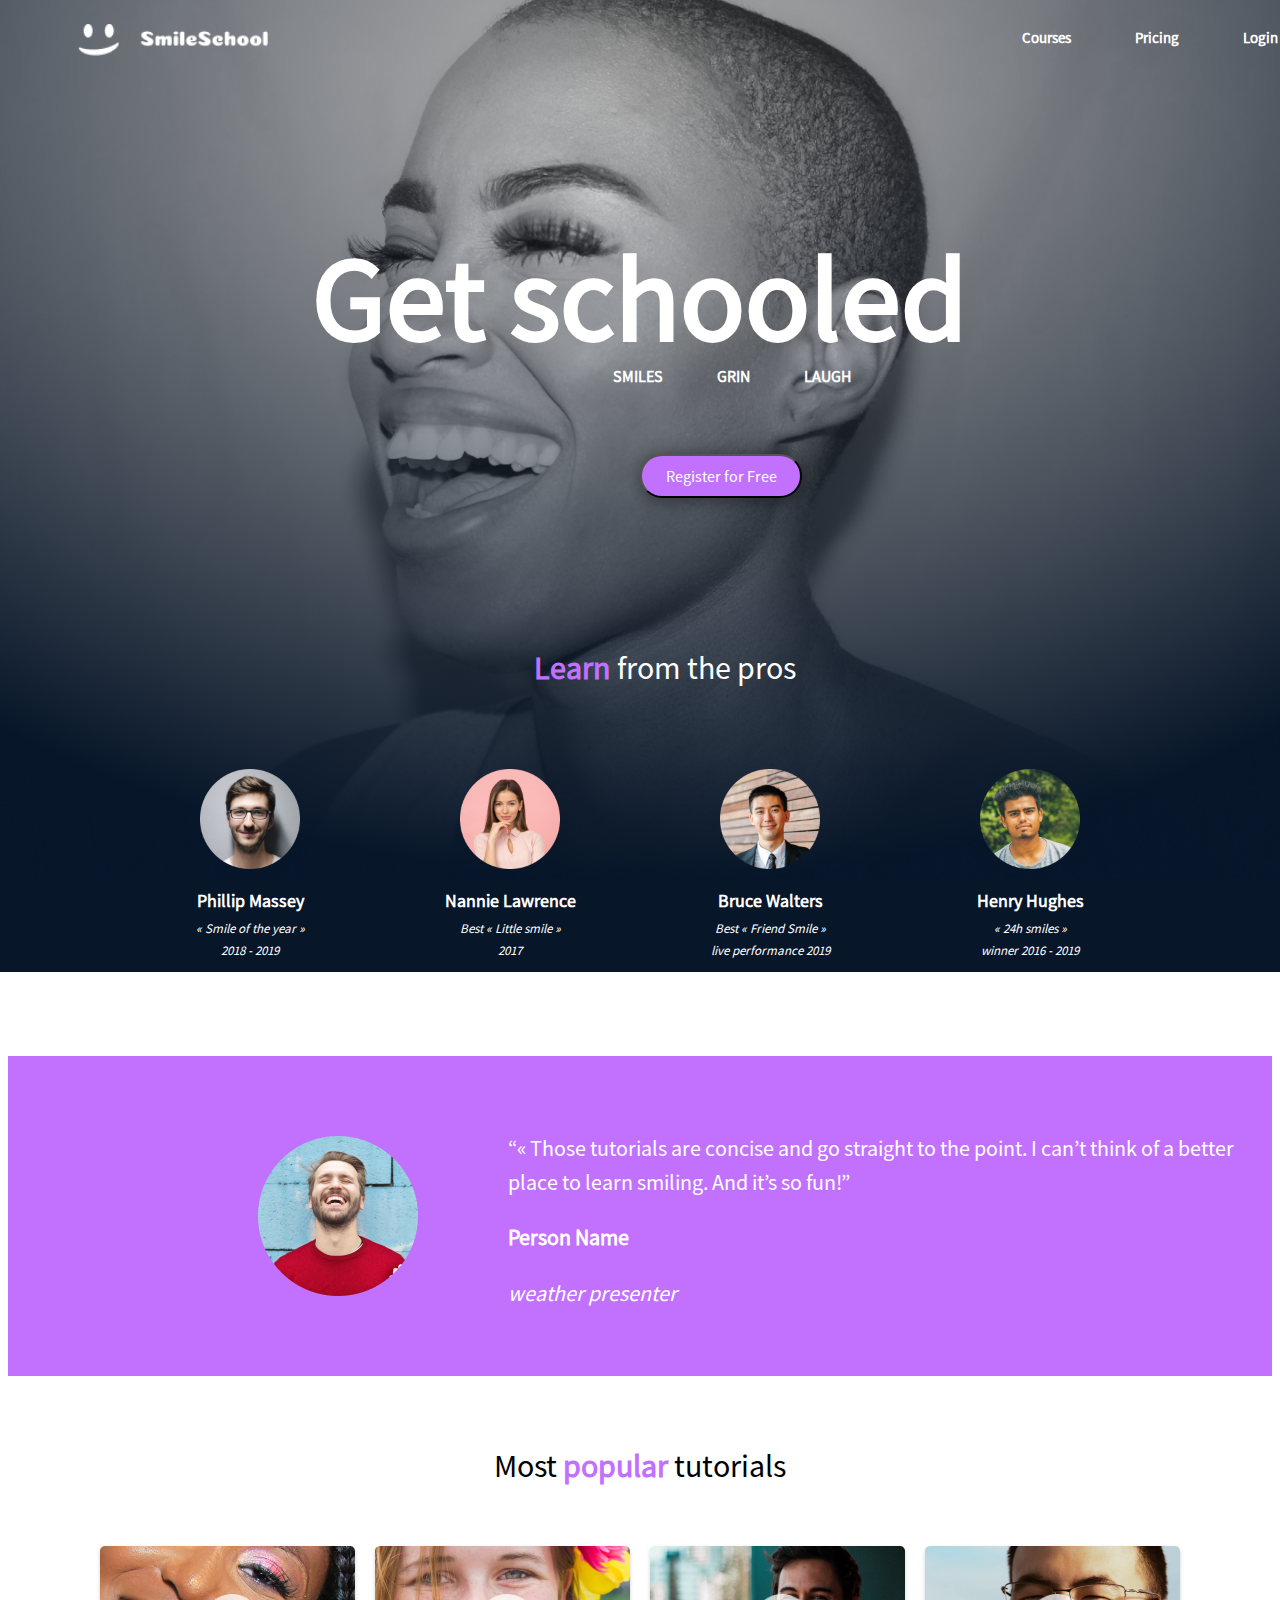
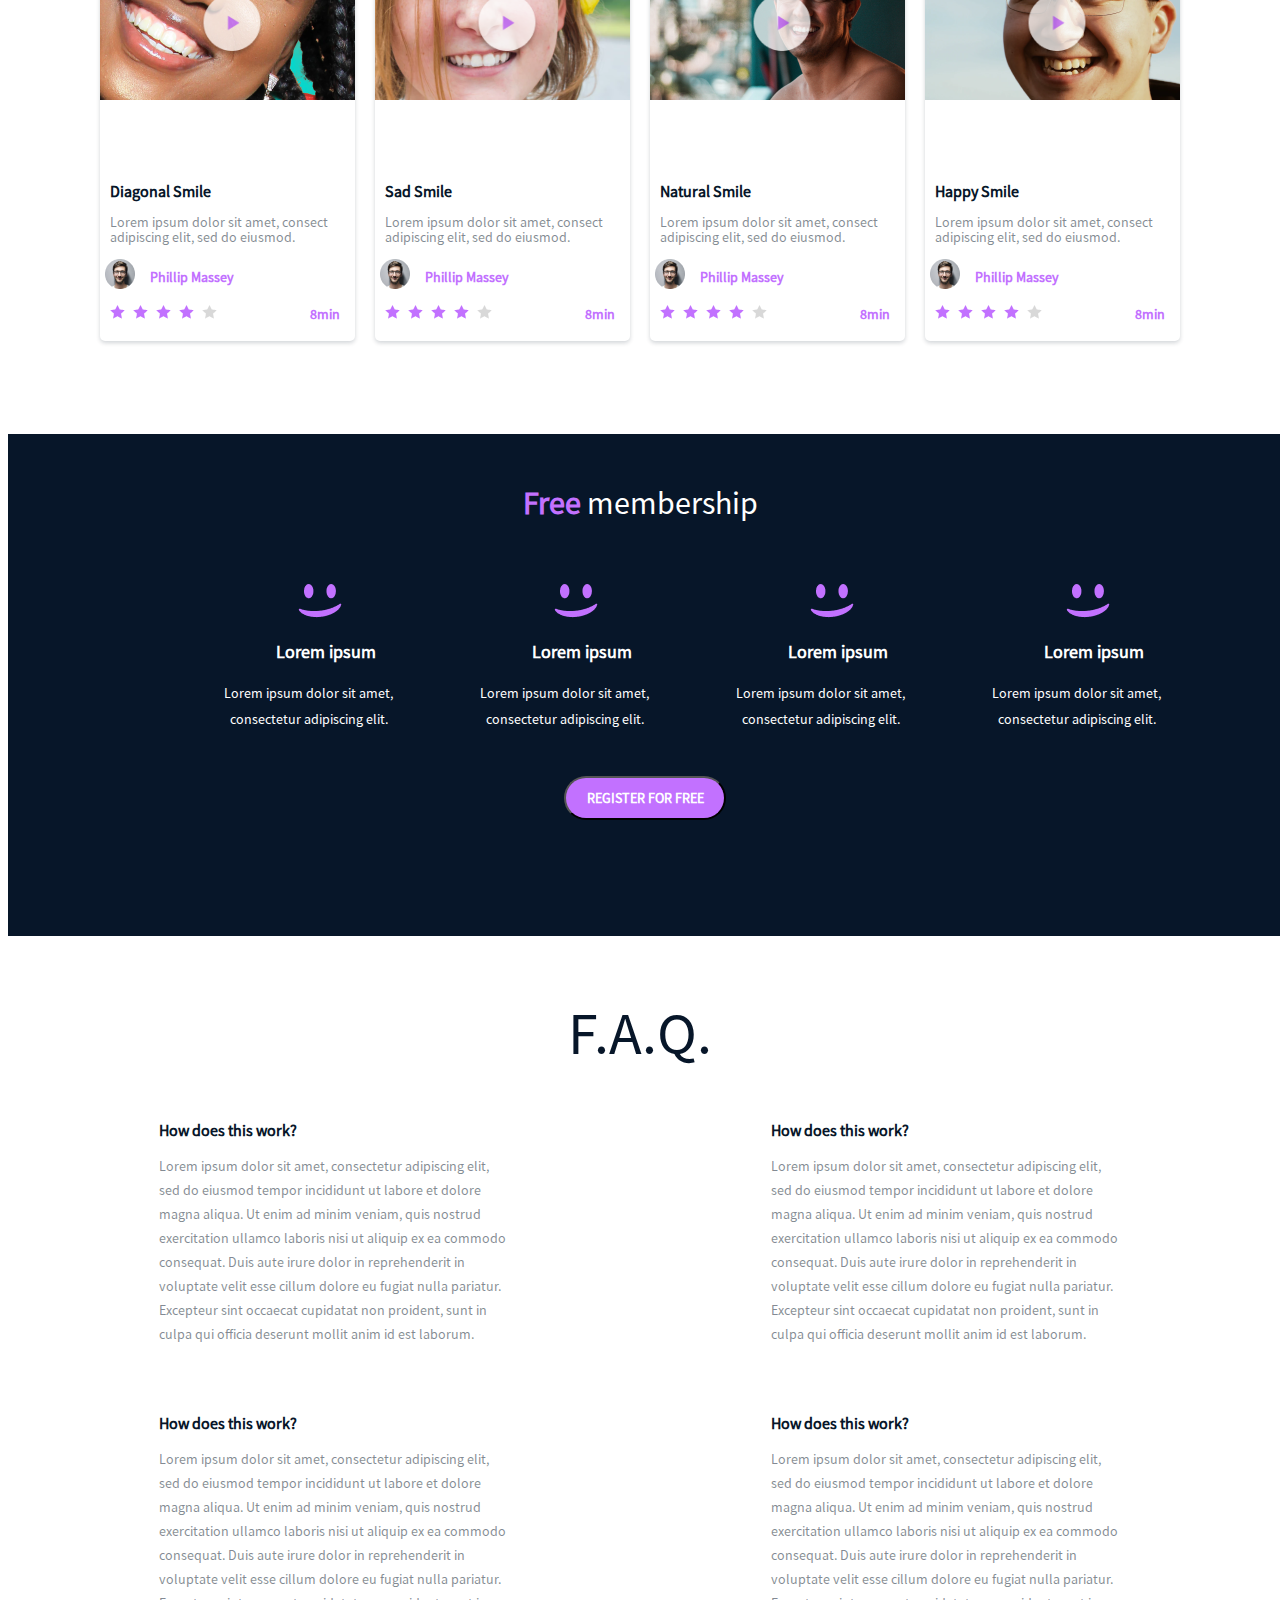
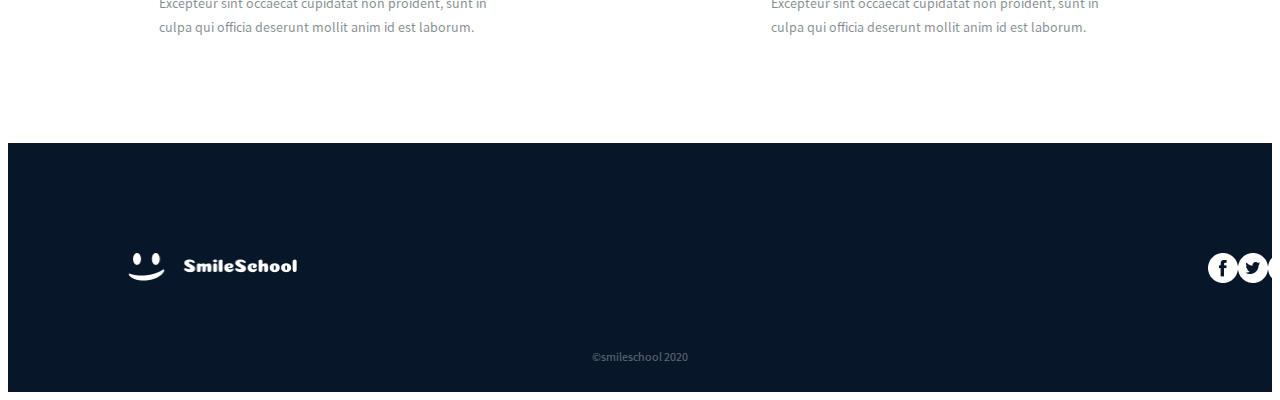
<file: index.html>
<!DOCTYPE html>
<html lang="en">
<head>
    <meta charset="UTF-8">
    <meta name="viewport" content="width=device-width, initial-scale=1.0">
    <title>Document</title>
    <link rel="stylesheet" href="styles/styles.css">
</head> 

<body>
    <header>
        <div>
            <a href="#"><img class="logo" src="images/logo_smart.png" alt="LOGO"></a>

            <a class="menu" href="#">Courses</a>
            <a class="menu" href="#">Pricing</a>
            <a class="menu" href="#">Login</a>
        </div>
    </header>
    <main>
        <section class="header">
            <div>
                <h1 class="titles">Get schooled</h1>
                <a class="t1">SMILES</a>
                <a class="t1">GRIN</a>
                <a class="t1">LAUGH</a>
                <button class="register_button">Register for Free</button>
            </div>
            <div>
                <div class="flex_container">
                  <h2 class="heading2"><span>Learn</span> from the pros</h2>
                </div>
                <div class="persons_card">
                    <div class="person">
                        <img src="images/Phillip.png" alt="Phillip Massey" />
                        <h3 class="name">Phillip Massey</h3>
                        <p class="persons_text">« Smile of the year »</p>
                        <p class="persons_text">2018 - 2019</p>
                    </div>
                    <div class="person">
                        <img src="images/Nannie.png" alt="Nannie Lawrence" />
                        <h3 class="name">Nannie Lawrence</h3>
                        <p class="persons_text">Best « Little smile »</p>
                        <p class="persons_text">2017</p>
                    </div>
                    <div class="person">
                        <img src="images/Bruce.png" alt="Bruce Walter" />
                        <h3 class="name">Bruce Walters</h3>
                        <p class="persons_text">Best « Friend Smile »</p>
                        <p class="persons_text">live performance 2019</p>
                    </div>
                    <div class="person">
                        <img src="images/Henry.png" alt="Henry Hughes" />
                        <h3 class="name">Henry Hughes</h3>
                        <p class="persons_text">« 24h smiles »</p>
                        <p class="persons_text">winner 2016 - 2019</p>
                    </div>
                </div>
            </div>
        </section>
        <section class="quote">
            <div>
                <img class="image" src="images/avatar1.png" alt="image" />
            </div>
                <div>
                    <blockquote class="text">
                        <q class="text_quote">« Those tutorials are concise and go straight to the point. I can’t
                            think of a better
                            place to learn smiling. And it’s so fun!</q>
                        <p class="persons_name">Person Name</p>
                        <p class="weather_presenter">weather presenter</p>
                    </blockquote>
                </div>
        </section>
        <section>
            <h1 class="video_heading">Most <span>popular</span> tutorials</h1>
                <div class="container">
                    <div class="video_card">
                        <img src="images/preview.png" alt="image" />
                        <img class="play" src="images/play.png" alt="image">
                        <h2 class="video_title">Diagonal Smile</h2>
                        <p class="video_text">Lorem ipsum dolor sit amet, consect adipiscing elit, sed do eiusmod.</p>
                        <div>
                            <img class="avatar2" src="images/avatar2.png" alt="image" />
                            <h3 class="video_card_names">Phillip Massey</h3>
                            <div>
                                <img class="rating" src="images/rating.png" alt="image" />
                                <p class="minutes">8min</p>
                            </div>
                        </div>
                    </div>
                    <div class="video_card2">
                        <img src="images/preview2.png" alt="image" />
                        <img class="play" src="images/play.png" alt="image">
                        <h2 class="video_title">Sad Smile</h2>
                        <p class="video_text">Lorem ipsum dolor sit amet, consect adipiscing elit, sed do eiusmod.</p>
                        <div>
                            <img class="avatar2" src="images/avatar2.png" alt="image" />
                            <h3 class="video_card_names">Phillip Massey</h3>
                            <div>
                                <img class="rating" src="images/rating.png" alt="image" />
                                <p class="minutes">8min</p>
                            </div>
                        </div>
                    </div>
                
                    <div class="video_card3">
                        <img src="images/preview3.png" alt="image" />
                        <img class="play" src="images/play.png" alt="image">
                        <h2 class="video_title">Natural Smile</h2>
                        <p class="video_text">Lorem ipsum dolor sit amet, consect adipiscing elit, sed do eiusmod.</p>
                        <div>
                            <img class="avatar2" src="images/avatar2.png" alt="image" />
                            <h3 class="video_card_names">Phillip Massey</h3>
                            <div>
                                <img class="rating" src="images/rating.png" alt="image" />
                                <p class="minutes">8min</p>
                            </div>
                        </div>
                    </div>
                
                    <div class="video_card4">
                        <img src="images/preview4.png" alt="image" />
                        <img class="play" src="images/play.png" alt="image">
                        <h2 class="video_title">Happy Smile</h2>
                        <p class="video_text">Lorem ipsum dolor sit amet, consect adipiscing elit, sed do eiusmod.</p>
                        <div>
                            <img class="avatar2" src="images/avatar2.png" alt="image" />
                            <h3 class="video_card_names">Phillip Massey</h3>
                            <div>
                                <img class="rating" src="images/rating.png" alt="image" />
                                <p class="minutes">8min</p>
                            </div>
                        </div>
                    </div>           
        </section>
        <section>
            <h1 class="member"><span>Free</span> membership</h1>
            <div class="free_membership">
                <div class="member_details">
                    <img class="member_point" src="images/smile.png" alt="image" />
                    <h2 class="heading3">Lorem ipsum</h2>
                    <p class="member_text">Lorem ipsum dolor sit amet, consectetur adipiscing elit.</p>
                </div>
                <div class="member_details">
                    <img class="member_point" src="images/smile.png" alt="image" />
                    <h2 class="heading3">Lorem ipsum</h2>
                    <p class="member_text">Lorem ipsum dolor sit amet, consectetur adipiscing elit.</p>
                </div>
                <div class="member_details">
                    <img class="member_point" src="images/smile.png" alt="image" />
                    <h2 class="heading3">Lorem ipsum</h2>
                    <p class="member_text">Lorem ipsum dolor sit amet, consectetur adipiscing elit.</p>
                </div>
                <div class="member_details">
                    <img class="member_point" src="images/smile.png" alt="image" />
                    <h2 class="heading3">Lorem ipsum</h2>
                    <p class="member_text">Lorem ipsum dolor sit amet, consectetur adipiscing elit.</p>
                </div>
            </div>
            <button class="button_2">REGISTER FOR FREE</button>
            </div>
        </section>
        <section>
            <h1 class="faq">F.A.Q.</h1>
            <div class="faqs">
                <div>
                    <h2 class="faqs_header">How does this work?</h2>
                    <p class="faqs_text">Lorem ipsum dolor sit amet, consectetur adipiscing elit, sed do eiusmod tempor incididunt ut labore et dolore magna aliqua. Ut enim ad minim veniam, quis nostrud exercitation ullamco laboris nisi ut aliquip ex ea commodo consequat. Duis aute irure dolor in reprehenderit in voluptate velit esse cillum dolore eu fugiat nulla pariatur. Excepteur sint occaecat cupidatat non proident, sunt in culpa qui officia deserunt mollit anim id est laborum.</p>
                </div>
                <div>
                    <h2 class="faqs_header">How does this work?</h2>
                    <p class="faqs_text">Lorem ipsum dolor sit amet, consectetur adipiscing elit, sed do eiusmod tempor incididunt ut labore et dolore magna aliqua. Ut enim ad minim veniam, quis nostrud exercitation ullamco laboris nisi ut aliquip ex ea commodo consequat. Duis aute irure dolor in reprehenderit in voluptate velit esse cillum dolore eu fugiat nulla pariatur. Excepteur sint occaecat cupidatat non proident, sunt in culpa qui officia deserunt mollit anim id est laborum.</p>
                </div>
            </div>
            <div class="faqs">
                <div>
                    <h2 class="faqs_header">How does this work?</h2>
                    <p class="faqs_text">Lorem ipsum dolor sit amet, consectetur adipiscing elit, sed do eiusmod tempor incididunt ut labore et dolore magna aliqua. Ut enim ad minim veniam, quis nostrud exercitation ullamco laboris nisi ut aliquip ex ea commodo consequat. Duis aute irure dolor in reprehenderit in voluptate velit esse cillum dolore eu fugiat nulla pariatur. Excepteur sint occaecat cupidatat non proident, sunt in culpa qui officia deserunt mollit anim id est laborum.</p>
                </div>
                <div>
                    <h2 class="faqs_header">How does this work?</h2>
                    <p class="faqs_text">Lorem ipsum dolor sit amet, consectetur adipiscing elit, sed do eiusmod tempor incididunt ut labore et dolore magna aliqua. Ut enim ad minim veniam, quis nostrud exercitation ullamco laboris nisi ut aliquip ex ea commodo consequat. Duis aute irure dolor in reprehenderit in voluptate velit esse cillum dolore eu fugiat nulla pariatur. Excepteur sint occaecat cupidatat non proident, sunt in culpa qui officia deserunt mollit anim id est laborum.</p>
                </div>
            </div>
        </section>
    </main>
    <footer>
        <div class="footer">
            <img class="logos" src="images/logo_smart.png" alt="image">
            <div class="share">
                <a href="logo">
                    <img src="images/Facebook_White.png" alt="facebook" />
                </a>
                <a href="logo">
                    <img src="images/Twitter_White.png" alt="twitter" />
                </a>
                <a href="logo">
                    <img src="images/Instagram_White.png" alt="instagram" />
                </a>
            </div>
            <p class="footer_end">©smileschool 2020</p>
        </div>
    </footer>
</body>
</html>
</file>
<file: styles/styles.css>
body {
    background-image: url(../images/background.png);
    background-repeat: no-repeat;
    background-size: contain;
}

@font-face {
    font-family: 'Source Sans Pro';
    src: url('../fonts/SourceSansPro-Regular.otf') format('opentype');
}

@media (max-width: 1200px) {
    .section-unfiforme {
        width: 90%;
    }
}

.logo {
    width: 15%;
    margin-left: 70px;
    margin-top: 16px;
    position: relative;
    cursor: pointer;
}

.menu {
    color:white;
    font-size: 15px;
    font-weight: 700;
    font-family: 'Source Sans Pro';
    text-decoration: none;
    position: relative;
    left: 720px;
    padding: 30px;
    bottom: 15px;
    overflow-x: hidden;
    cursor: pointer;
}

.titles {
    text-align: center;
    color: white;
    font-size: 120px;
    font-family: 'Source Sans Pro';
    font-weight: 700;
    padding-top: 80px;
}

.t1 {
    font-size: 16px;
    font-family: 'Source Sans Pro';
    text-align: center;
    color: white;
    position: relative;
    display: inline;
    left: 580px;
    margin: 25px;
    font-weight: 700;
    bottom: 100px;
}

.register_button {
    width: 150px;
    height: 40px;
    position: relative;
    box-shadow: 0px 2px 20px rgba(0, 0, 0, 0.50);
    background: #C271FF;
    border-radius: 22px;
    color: white;
    font-size: 16px;
    font-family: 'Source Sans Pro';
    cursor: pointer;
    width: 162px;
    height: 44px;
    left: 340px;
}

.heading2 span {
    color: #C271FF;
    font-size: 32px;
    font-family: 'Source Sans Pro';
    font-weight: 700;
}

.flex_container {
    display: flex;
    justify-content: center;
}

.heading2 {
    color: white;
    font-size: 32px;
    font-family: 'Source Sans Pro';
    font-weight: 300;
    position: relative;
    justify-content: center;
    margin-top: 150px;
    margin-left: 50px;
}

.persons_card {
    display: flex;
    justify-content: center;
}

.person {
    text-align: center;
    margin: 55px;
}

.person img {
    display: block;
    max-width: 100px;
    margin: 0 auto;
}

.persons_text {
    width: 150px;
    text-align: center;
    color: white;
    font-size: 13px;
    font-family: 'Source Sans Pro';
    font-style: italic;
    font-weight: 400;
    line-height: 24px;
    word-wrap: break-word;
    margin-top: -15px;
}

.name {
    color: white;
    font-size: 18px;
    font-family: 'Source Sans Pro';
    font-weight: 900;
    line-height: 27px;
}

.image {
    left: 250px;
    top: 80px;
    position: absolute;
}

.text {
    width: 730px;
    height: 158px;
    margin-left: 500px;
    position: absolute;
    top: 60px;
}

.quote {
    width: 100%;
    position: relative;
    height: 320px;
    background: #C271FF;
    margin-top: 25px;
}

.text_quote {
    width: 730px;
    color: white;
    font-size: 22px;
    font-family: 'Source Sans Pro';
    font-weight: 400;
    line-height: 33.60px;
    word-wrap: break-word;
}

.persons_name {
    color: white;
    font-size: 22px;
    font-family: 'Source Sans Pro';
    font-weight: 700;
    line-height: 33.60px;
    word-wrap: break-word;
}

.weather_presenter {
    color: white;
    font-size: 22px;
    font-family: 'Source Sans Pro';
    font-style: italic;
    font-weight: 400;
    line-height: 33.60px;
    word-wrap: break-word;
}

.video_heading {
    text-align: center;
    margin-bottom: 50px;
    margin-top: 70px;
    font-size: 32px;
    font-family: 'Source Sans Pro';
    font-weight: 300;
}

.video_heading span{
    color: #C271FF;
    font-size: 32px;
    font-family: Source Sans Pro;
    font-weight: 700;
    word-wrap: break-word;
}

.container {
    display: flex;
    flex-direction: row;
    justify-content: center;
    align-items: flex-end;
}

.video_card {
    width: 255px;
    height: 395px;
    background: white;
    box-shadow: 0px 2px 4px rgba(7, 22, 41, 0.18);
    border-radius: 5px;
    margin: 10px;
}

.video_card2 {
    width: 255px;
    height: 395px;
    background: white;
    box-shadow: 0px 2px 4px rgba(7, 22, 41, 0.18);
    border-radius: 5px;
    margin: 10px;
}

.video_card3 {
    width: 255px;
    height: 395px;
    background: white;
    box-shadow: 0px 2px 4px rgba(7, 22, 41, 0.18);
    border-radius: 5px;
    margin: 10px;
}

.video_card4 {
    width: 255px;
    height: 395px;
    background: white;
    box-shadow: 0px 2px 4px rgba(7, 22, 41, 0.18);
    border-radius: 5px;
    margin: 10px;
}

.video_card_names {
    color: #C271FF;
    font-size: 14px;
    font-family: 'Source Sans Pro';
    font-weight: 600;
    line-height: 28px;
    word-wrap: break-word;
    position: relative;
    margin-top: -30px;
    margin-left: 50px;
}

.avatar2 {
    width: 30px;
    height: 30px;
    left: 5px;
    position: relative;
}

.play {
    display: flex;
    flex-direction: row;
    justify-content: space-around;
    width: 64px;
    height: 64px;
    left: 100px;
    top: -110px;
    position: relative;
    opacity: 0.86;
}

.video_text {
    width: 242px;
    color: rgba(7, 22, 41, 0.50);
    font-size: 14px;
    font-family: 'Source Sans Pro';
    font-weight: 400;
    line-height: 15px;
    word-wrap: break-word;
    position: relative;
    left: 10px;
}

.video_title {
    color: #071629;
    font-size: 16px;
    font-family: 'Source Sans Pro';
    font-weight: 700;
    position: relative;
    left: 10px;
    word-wrap: break-word;
}

.minutes {
    position: relative;
    left: 210px;
    color: #C271FF;
    font-size: 14px;
    font-family: 'Source Sans Pro';
    font-weight: 600;
    line-height: 10px;
    margin-top: -15px;
    word-wrap: break-word;
}

.rating {
    left: 10px;
    position: relative;
}

.free_membership {
    width: 1440px;
    height: 502px;
    background: #071629;
    left: -10px;
    display: flex;
}

.member {
    text-align: center;
    color: white;
    font-size: 32px;
    font-family: 'Source Sans Pro';
    font-weight: 300;
    word-wrap: break-word;
    position: relative;
    bottom: -110px;
}

.member span {
    color: #C271FF;
    font-size: 32px;
    font-family: 'Source Sans Pro';
    font-weight: 700;
    word-wrap: break-word;
}

.member_details {
    position: relative;
    top: 150px;
    right: -190px;
}

.member_text {
    width: 221px;
    text-align: center;
    color: white;
    font-size: 14px;
    font-family: 'Source Sans Pro';
    font-weight: 400;
    line-height: 26px;
    word-wrap: break-word;
}

.heading3 {
    width: 256px;
    text-align: center;
    color: white;
    font-size: 18px;
    font-family: 'Source Sans Pro';
    font-weight: 600;
    line-height: 26px;
    word-wrap: break-word;
}

.member_point {
    position: relative;
    left: 100px;
}

.button_2 {
    width: 162px;
    height: 44px;
    background: #C271FF;
    border-radius: 22px;
    position: relative;
    top: -120px;
    left: 45%;
    color: white;
    font-size: 14px;
    font-family: 'Source Sans Pro';
    font-weight: 600;
    cursor: pointer;
}

.button_2 {
    width: 162px;
    height: 44px;
    background: #C271FF;
    border-radius: 22px;
    position: relative;
    top: -160px;
    left: 44%;
    color: white;
    font-size: 14px;
    font-family: 'Source Sans Pro';
    font-weight: 600;
    cursor: pointer;
}

.faq {
    text-align: center;
    color: #071629;
    font-size: 60px;
    font-family: 'Source Sans Pro';
    font-weight: 300;
    line-height: 26px;
    word-wrap: break-word;
}

.faqs {
    display: flex;
    flex-direction: row;
    justify-content: space-around;
    padding: 20px;
}

.faqs_header {
    color: #071629;
    font-size: 16px;
    font-weight: 100;
    font-family: 'Source Sans Pro';
    font-weight: 700;
    word-wrap: break-word;
}

.faqs_text {
    width: 350px;
    color: rgba(7, 22  , 41, 0.50);
    font-size: 14px;
    font-family: 'Source Sans Pro';
    font-weight: 400;
    line-height: 24px;
    word-wrap: break-word;
}

.footer {
    width: 100%;
    margin-top: 70px;
    height: 249px;
    position: relative;
    background-color: #071629;
}

.logos {
    width: 169px;
    height: 30px;
    position: relative;
    top: 110px;
    left: 120px;
}

.share {
    display: flex;
    width: 30px;
    height: 30px;
    left: 1200px;
    top: 110px;
    position: absolute;
}

.footer_end {
    opacity: 0.35;
    color: white;
    font-size: 12px;
    font-family: 'Source Sans Pro';
    font-weight: 400;
    word-wrap: break-word;
    text-align: center;
    position: relative;
    top: 160px;
}
</file>
